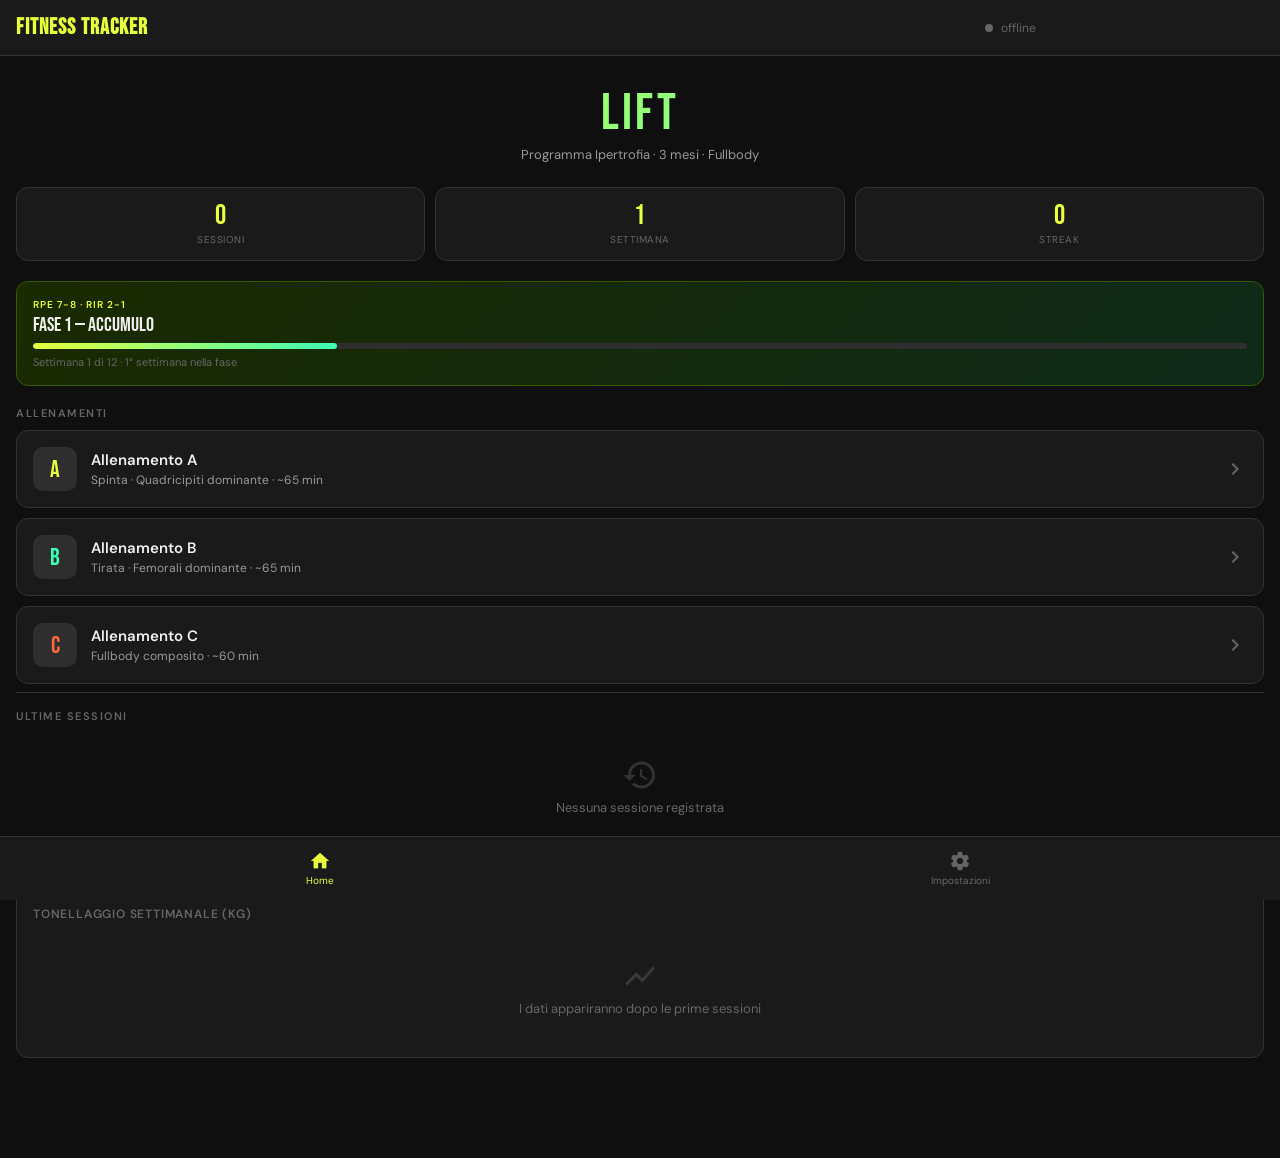
<file: fitness-tracker.html>
<!DOCTYPE html>
<html lang="it">
<head>
<meta charset="UTF-8">
<meta name="viewport" content="width=device-width, initial-scale=1.0">
<title>Fitness Tracker</title>
<link href="https://fonts.googleapis.com/css2?family=Bebas+Neue&family=DM+Sans:wght@300;400;500;600&display=swap" rel="stylesheet">
<link href="https://fonts.googleapis.com/icon?family=Material+Icons" rel="stylesheet">
<style>
  :root {
    --bg: #0f0f0f;
    --surface: #1a1a1a;
    --surface2: #242424;
    --surface3: #2e2e2e;
    --border: #333;
    --accent: #e8ff3c;
    --accent2: #3cffb4;
    --accent3: #ff6b3c;
    --text: #f0f0f0;
    --text2: #999;
    --text3: #666;
    --red: #ff4444;
    --green: #44ff88;
    --radius: 12px;
    --radius-sm: 8px;
  }
  * { box-sizing: border-box; margin: 0; padding: 0; }
  body {
    background: var(--bg);
    color: var(--text);
    font-family: 'DM Sans', sans-serif;
    min-height: 100vh;
    font-size: 15px;
    -webkit-font-smoothing: antialiased;
  }

  /* ── HEADER ── */
  .header {
    background: var(--surface);
    border-bottom: 1px solid var(--border);
    padding: 0 16px;
    display: flex;
    align-items: center;
    height: 56px;
    position: sticky;
    top: 0;
    z-index: 100;
    gap: 12px;
  }
  .header-back {
    background: none; border: none; color: var(--text); cursor: pointer;
    display: flex; align-items: center; padding: 4px;
    border-radius: 50%; transition: background .2s;
  }
  .header-back:hover { background: var(--surface3); }
  .header h1 {
    font-family: 'Bebas Neue', sans-serif;
    font-size: 22px;
    letter-spacing: 1px;
    color: var(--accent);
    flex: 1;
  }
  .header-actions { display: flex; gap: 8px; }
  .btn-icon {
    background: none; border: none; color: var(--text2); cursor: pointer;
    display: flex; align-items: center; padding: 6px;
    border-radius: 50%; transition: all .2s;
  }
  .btn-icon:hover { background: var(--surface3); color: var(--text); }

  /* ── BOTTOM NAV ── */
  .bottom-nav {
    position: fixed; bottom: 0; left: 0; right: 0;
    background: var(--surface);
    border-top: 1px solid var(--border);
    display: flex;
    z-index: 100;
    height: 64px;
  }
  .nav-item {
    flex: 1; display: flex; flex-direction: column;
    align-items: center; justify-content: center;
    gap: 2px; cursor: pointer; border: none; background: none;
    color: var(--text3); font-size: 10px; font-family: 'DM Sans', sans-serif;
    transition: color .2s;
  }
  .nav-item.active { color: var(--accent); }
  .nav-item .material-icons { font-size: 22px; }

  /* ── VIEWS ── */
  .view { display: none; padding-bottom: 80px; }
  .view.active { display: block; }

  /* ── DASHBOARD ── */
  .dashboard-hero {
    padding: 32px 16px 24px;
    text-align: center;
  }
  .dashboard-hero .logo {
    font-family: 'Bebas Neue', sans-serif;
    font-size: 52px;
    letter-spacing: 3px;
    line-height: 1;
    background: linear-gradient(135deg, var(--accent), var(--accent2));
    -webkit-background-clip: text;
    -webkit-text-fill-color: transparent;
    background-clip: text;
  }
  .dashboard-hero p {
    color: var(--text2); font-size: 13px; margin-top: 6px;
  }

  .stats-row {
    display: grid;
    grid-template-columns: repeat(3, 1fr);
    gap: 10px;
    padding: 0 16px 20px;
  }
  .stat-card {
    background: var(--surface);
    border: 1px solid var(--border);
    border-radius: var(--radius);
    padding: 14px 12px;
    text-align: center;
  }
  .stat-card .val {
    font-family: 'Bebas Neue', sans-serif;
    font-size: 28px;
    color: var(--accent);
    line-height: 1;
  }
  .stat-card .lbl {
    font-size: 10px;
    color: var(--text3);
    margin-top: 3px;
    text-transform: uppercase;
    letter-spacing: .5px;
  }

  /* Phase banner */
  .phase-banner {
    margin: 0 16px 20px;
    background: linear-gradient(135deg, #1a2a00, #0f2a1a);
    border: 1px solid #3a5a00;
    border-radius: var(--radius);
    padding: 16px;
  }
  .phase-banner .phase-label {
    font-size: 10px;
    color: var(--accent);
    text-transform: uppercase;
    letter-spacing: 1px;
    font-weight: 600;
  }
  .phase-banner .phase-name {
    font-family: 'Bebas Neue', sans-serif;
    font-size: 20px;
    margin: 2px 0 6px;
    color: var(--text);
  }
  .phase-progress-bar {
    height: 6px;
    background: var(--surface3);
    border-radius: 3px;
    overflow: hidden;
  }
  .phase-progress-fill {
    height: 100%;
    background: linear-gradient(90deg, var(--accent), var(--accent2));
    border-radius: 3px;
    transition: width .5s ease;
  }
  .phase-weeks {
    font-size: 11px;
    color: var(--text3);
    margin-top: 6px;
  }

  /* Section title */
  .section-title {
    padding: 0 16px 10px;
    font-size: 11px;
    text-transform: uppercase;
    letter-spacing: 1.5px;
    color: var(--text3);
    font-weight: 600;
  }

  /* Workout cards on dashboard */
  .workout-cards {
    padding: 0 16px;
    display: flex;
    flex-direction: column;
    gap: 10px;
  }
  .workout-card {
    background: var(--surface);
    border: 1px solid var(--border);
    border-radius: var(--radius);
    padding: 16px;
    display: flex;
    align-items: center;
    gap: 14px;
    cursor: pointer;
    transition: border-color .2s, background .2s;
    text-decoration: none;
    color: inherit;
  }
  .workout-card:hover { border-color: var(--accent); background: var(--surface2); }
  .workout-card .letter {
    width: 44px; height: 44px;
    background: var(--surface3);
    border-radius: 10px;
    display: flex; align-items: center; justify-content: center;
    font-family: 'Bebas Neue', sans-serif;
    font-size: 24px;
    color: var(--accent);
    flex-shrink: 0;
  }
  .workout-card.b .letter { color: var(--accent2); }
  .workout-card.c .letter { color: var(--accent3); }
  .workout-card .info { flex: 1; }
  .workout-card .info .wname {
    font-weight: 600; font-size: 15px;
  }
  .workout-card .info .wmeta {
    font-size: 12px; color: var(--text2); margin-top: 2px;
  }
  .workout-card .arrow { color: var(--text3); }

  /* Recent sessions */
  .sessions-list {
    padding: 0 16px;
    display: flex;
    flex-direction: column;
    gap: 8px;
  }
  .session-item {
    background: var(--surface);
    border: 1px solid var(--border);
    border-radius: var(--radius-sm);
    padding: 12px 14px;
    display: flex;
    justify-content: space-between;
    align-items: center;
  }
  .session-item .si-left .si-date { font-size: 12px; color: var(--text3); }
  .session-item .si-left .si-name { font-weight: 500; margin-top: 1px; }
  .session-item .si-right { text-align: right; }
  .session-item .si-right .si-rpe {
    font-family: 'Bebas Neue', sans-serif;
    font-size: 20px;
    line-height: 1;
  }
  .session-item .si-right .si-rpe-lbl { font-size: 10px; color: var(--text3); }

  /* ── ALLENAMENTO VIEW ── */
  .workout-view-header {
    padding: 20px 16px 16px;
    display: flex;
    align-items: center;
    gap: 14px;
  }
  .workout-view-header .wv-letter {
    width: 52px; height: 52px;
    border-radius: 12px;
    display: flex; align-items: center; justify-content: center;
    font-family: 'Bebas Neue', sans-serif;
    font-size: 30px;
    background: var(--surface2);
    flex-shrink: 0;
  }
  .workout-view-header .wv-info .wv-name {
    font-family: 'Bebas Neue', sans-serif;
    font-size: 24px;
    letter-spacing: .5px;
  }
  .workout-view-header .wv-info .wv-meta {
    font-size: 12px;
    color: var(--text2);
    margin-top: 2px;
  }

  .week-selector {
    padding: 0 16px 16px;
    display: flex;
    gap: 8px;
    overflow-x: auto;
    scrollbar-width: none;
  }
  .week-selector::-webkit-scrollbar { display: none; }
  .week-btn {
    flex-shrink: 0;
    background: var(--surface);
    border: 1px solid var(--border);
    border-radius: 20px;
    padding: 6px 14px;
    font-size: 12px;
    color: var(--text2);
    cursor: pointer;
    font-family: 'DM Sans', sans-serif;
    transition: all .2s;
    white-space: nowrap;
  }
  .week-btn.active {
    background: var(--accent);
    border-color: var(--accent);
    color: #000;
    font-weight: 600;
  }
  .week-btn.deload { border-color: #ff6b3c44; color: var(--accent3); }
  .week-btn.deload.active { background: var(--accent3); border-color: var(--accent3); color: #000; }

  /* Exercise table */
  .exercise-table-wrap {
    padding: 0 16px;
    overflow-x: auto;
  }
  .exercise-table {
    width: 100%;
    border-collapse: collapse;
    min-width: 340px;
  }
  .exercise-table thead th {
    background: var(--surface2);
    padding: 10px 10px;
    font-size: 10px;
    font-weight: 600;
    text-transform: uppercase;
    letter-spacing: .8px;
    color: var(--text3);
    text-align: left;
    border-bottom: 1px solid var(--border);
    white-space: nowrap;
  }
  .exercise-table tbody tr {
    border-bottom: 1px solid var(--border);
    transition: background .15s;
  }
  .exercise-table tbody tr:hover { background: var(--surface2); }
  .exercise-table tbody td {
    padding: 12px 10px;
    vertical-align: middle;
    font-size: 13px;
  }
  .ex-name { font-weight: 500; }
  .ex-muscle { font-size: 11px; color: var(--text3); margin-top: 2px; }
  .ex-warmup {
    display: inline-block;
    font-size: 10px;
    background: #ff6b3c22;
    color: var(--accent3);
    border-radius: 4px;
    padding: 1px 5px;
    margin-top: 3px;
  }
  .ex-method {
    display: inline-block;
    font-size: 10px;
    background: var(--surface3);
    color: var(--text2);
    border-radius: 4px;
    padding: 2px 6px;
    white-space: nowrap;
  }
  .ex-method.cedimento { background: #ff444422; color: #ff8888; }
  .ex-method.buffer { background: #3cffb422; color: var(--accent2); }
  .ex-method.superserie { background: #e8ff3c22; color: var(--accent); }

  /* Log inputs */
  .log-set {
    display: flex;
    gap: 5px;
    margin-bottom: 4px;
    align-items: center;
  }
  .log-input {
    width: 44px;
    background: var(--surface3);
    border: 1px solid var(--border);
    border-radius: 6px;
    color: var(--text);
    font-size: 13px;
    padding: 5px 6px;
    text-align: center;
    font-family: 'DM Sans', sans-serif;
    transition: border-color .2s;
    -webkit-appearance: none;
  }
  .log-input:focus { outline: none; border-color: var(--accent); }
  .log-input.kg { width: 52px; }
  .log-label { font-size: 9px; color: var(--text3); text-align: center; display: block; margin-top: 1px; }
  .log-set-num {
    font-size: 10px;
    color: var(--text3);
    width: 16px;
    text-align: center;
    flex-shrink: 0;
  }
  .set-done { color: var(--green) !important; }

  /* Session footer */
  .session-footer {
    padding: 20px 16px;
  }
  .session-footer label {
    display: block;
    font-size: 11px;
    color: var(--text3);
    text-transform: uppercase;
    letter-spacing: .8px;
    margin-bottom: 8px;
    font-weight: 600;
  }
  .fatigue-row {
    display: flex;
    gap: 8px;
    margin-bottom: 14px;
    flex-wrap: wrap;
  }
  .fatigue-btn {
    flex: 1; min-width: 50px;
    background: var(--surface);
    border: 1px solid var(--border);
    border-radius: var(--radius-sm);
    color: var(--text2);
    padding: 10px 8px;
    cursor: pointer;
    font-family: 'DM Sans', sans-serif;
    font-size: 12px;
    text-align: center;
    transition: all .2s;
  }
  .fatigue-btn.selected {
    border-color: var(--accent);
    background: #e8ff3c22;
    color: var(--accent);
    font-weight: 600;
  }
  .fatigue-btn .f-emoji { font-size: 18px; display: block; margin-bottom: 2px; }
  .session-notes {
    width: 100%;
    background: var(--surface);
    border: 1px solid var(--border);
    border-radius: var(--radius-sm);
    color: var(--text);
    font-family: 'DM Sans', sans-serif;
    font-size: 13px;
    padding: 10px 12px;
    resize: vertical;
    min-height: 70px;
    margin-bottom: 14px;
    transition: border-color .2s;
  }
  .session-notes:focus { outline: none; border-color: var(--accent); }

  .btn-primary {
    display: flex; align-items: center; justify-content: center; gap: 8px;
    width: 100%;
    background: var(--accent);
    color: #000;
    border: none;
    border-radius: var(--radius);
    padding: 14px;
    font-family: 'DM Sans', sans-serif;
    font-size: 15px;
    font-weight: 700;
    cursor: pointer;
    transition: opacity .2s;
    letter-spacing: .3px;
  }
  .btn-primary:hover { opacity: .85; }
  .btn-primary .material-icons { font-size: 20px; }

  .btn-secondary {
    display: flex; align-items: center; justify-content: center; gap: 8px;
    width: 100%;
    background: transparent;
    color: var(--text2);
    border: 1px solid var(--border);
    border-radius: var(--radius);
    padding: 12px;
    font-family: 'DM Sans', sans-serif;
    font-size: 14px;
    cursor: pointer;
    transition: all .2s;
    margin-top: 10px;
  }
  .btn-secondary:hover { border-color: var(--text2); color: var(--text); }

  /* ── SETTINGS / JSONBIN ── */
  .settings-section {
    padding: 20px 16px;
  }
  .settings-section h2 {
    font-family: 'Bebas Neue', sans-serif;
    font-size: 22px;
    color: var(--accent);
    margin-bottom: 4px;
  }
  .settings-section p {
    font-size: 12px;
    color: var(--text2);
    margin-bottom: 18px;
    line-height: 1.6;
  }
  .settings-field { margin-bottom: 14px; }
  .settings-field label {
    display: block;
    font-size: 11px;
    color: var(--text3);
    text-transform: uppercase;
    letter-spacing: .8px;
    margin-bottom: 6px;
    font-weight: 600;
  }
  .settings-input {
    width: 100%;
    background: var(--surface);
    border: 1px solid var(--border);
    border-radius: var(--radius-sm);
    color: var(--text);
    font-family: 'DM Sans', sans-serif;
    font-size: 13px;
    padding: 10px 12px;
    transition: border-color .2s;
  }
  .settings-input:focus { outline: none; border-color: var(--accent); }

  .toast {
    position: fixed;
    bottom: 80px;
    left: 50%;
    transform: translateX(-50%) translateY(20px);
    background: var(--surface3);
    border: 1px solid var(--border);
    border-radius: 20px;
    padding: 10px 20px;
    font-size: 13px;
    color: var(--text);
    opacity: 0;
    transition: all .3s;
    z-index: 200;
    white-space: nowrap;
    pointer-events: none;
  }
  .toast.show { opacity: 1; transform: translateX(-50%) translateY(0); }
  .toast.success { border-color: var(--accent2); color: var(--accent2); }
  .toast.error { border-color: var(--red); color: var(--red); }

  /* Badge */
  .badge {
    display: inline-block;
    padding: 2px 8px;
    border-radius: 10px;
    font-size: 10px;
    font-weight: 600;
  }
  .badge-accent { background: #e8ff3c22; color: var(--accent); }
  .badge-green { background: #44ff8822; color: var(--green); }
  .badge-red { background: #ff444422; color: var(--red); }

  /* Progress chart placeholder */
  .progress-section { padding: 0 16px 20px; }
  .progress-card {
    background: var(--surface);
    border: 1px solid var(--border);
    border-radius: var(--radius);
    padding: 16px;
  }
  .progress-card .pc-title {
    font-size: 12px; color: var(--text3); margin-bottom: 12px;
    text-transform: uppercase; letter-spacing: .8px; font-weight: 600;
  }
  .prog-empty {
    text-align: center;
    padding: 24px;
    color: var(--text3);
    font-size: 13px;
  }
  .prog-empty .material-icons { font-size: 36px; display: block; margin-bottom: 6px; opacity: .4; }

  /* Divider */
  .divider { height: 1px; background: var(--border); margin: 0 16px 16px; }

  .chip {
    display: inline-flex; align-items: center; gap: 4px;
    background: var(--surface2);
    border: 1px solid var(--border);
    border-radius: 12px;
    padding: 3px 10px;
    font-size: 11px;
    color: var(--text2);
    white-space: nowrap;
  }
  .chip .material-icons { font-size: 13px; }

  /* table scroll hint on mobile */
  @media (max-width: 480px) {
    .exercise-table-wrap::after {
      content: '';
      display: block;
      height: 1px;
    }
  }

  /* Ripple */
  .ripple { position: relative; overflow: hidden; }
  .ripple::after {
    content: '';
    position: absolute;
    inset: 0;
    background: radial-gradient(circle, rgba(255,255,255,.12) 0%, transparent 70%);
    opacity: 0;
    transition: opacity .4s;
  }
  .ripple:active::after { opacity: 1; }

  .inline-flex { display: flex; align-items: center; gap: 6px; }
  .mt-8 { margin-top: 8px; }
  .mb-16 { margin-bottom: 16px; }
  .px-16 { padding: 0 16px; }
  .color-accent { color: var(--accent); }
  .color-accent2 { color: var(--accent2); }
  .color-accent3 { color: var(--accent3); }

  /* Sync status */
  .sync-row {
    display: flex; align-items: center; gap: 8px;
    padding: 10px 16px;
    font-size: 12px;
    color: var(--text3);
  }
  .sync-dot {
    width: 8px; height: 8px; border-radius: 50%;
    background: var(--text3);
    flex-shrink: 0;
  }
  .sync-dot.ok { background: var(--green); }
  .sync-dot.error { background: var(--red); }

</style>
</head>
<body>

<!-- HEADER -->
<div class="header" id="mainHeader">
  <button class="header-back" id="backBtn" style="display:none" onclick="goBack()">
    <span class="material-icons">arrow_back</span>
  </button>
  <h1 id="headerTitle">FITNESS TRACKER</h1>
  <div class="header-actions">
    <div class="sync-row" id="syncStatus">
      <div class="sync-dot" id="syncDot"></div>
      <span id="syncText">offline</span>
    </div>
    <button class="btn-icon" onclick="exportJSON()" title="Esporta JSON">
      <span class="material-icons">download</span>
    </button>
  </div>
</div>

<!-- VIEWS -->
<div id="viewDashboard" class="view active">
  <div class="dashboard-hero">
    <div class="logo">LIFT</div>
    <p>Programma Ipertrofia · 3 mesi · Fullbody</p>
  </div>

  <div class="stats-row" id="statsRow">
    <div class="stat-card">
      <div class="val" id="statTotal">0</div>
      <div class="lbl">Sessioni</div>
    </div>
    <div class="stat-card">
      <div class="val" id="statWeek">1</div>
      <div class="lbl">Settimana</div>
    </div>
    <div class="stat-card">
      <div class="val" id="statStreak">0</div>
      <div class="lbl">Streak</div>
    </div>
  </div>

  <div class="phase-banner" id="phaseBanner">
    <div class="phase-label" id="phaseLabel">Fase</div>
    <div class="phase-name" id="phaseName">—</div>
    <div class="phase-progress-bar">
      <div class="phase-progress-fill" id="phaseProgress" style="width:0%"></div>
    </div>
    <div class="phase-weeks" id="phaseWeeks">Settimana — di —</div>
  </div>

  <div class="section-title">Allenamenti</div>
  <div class="workout-cards">
    <div class="workout-card ripple a" onclick="openWorkout('A')">
      <div class="letter">A</div>
      <div class="info">
        <div class="wname">Allenamento A</div>
        <div class="wmeta">Spinta · Quadricipiti dominante · ~65 min</div>
      </div>
      <span class="material-icons arrow">chevron_right</span>
    </div>
    <div class="workout-card ripple b" onclick="openWorkout('B')">
      <div class="letter" style="color:var(--accent2)">B</div>
      <div class="info">
        <div class="wname">Allenamento B</div>
        <div class="wmeta">Tirata · Femorali dominante · ~65 min</div>
      </div>
      <span class="material-icons arrow">chevron_right</span>
    </div>
    <div class="workout-card ripple c" onclick="openWorkout('C')">
      <div class="letter" style="color:var(--accent3)">C</div>
      <div class="info">
        <div class="wname">Allenamento C</div>
        <div class="wmeta">Fullbody composito · ~60 min</div>
      </div>
      <span class="material-icons arrow">chevron_right</span>
    </div>
  </div>

  <div class="divider mt-8"></div>
  <div class="section-title">Ultime sessioni</div>
  <div class="sessions-list" id="recentSessions">
    <div class="prog-empty">
      <span class="material-icons">history</span>
      Nessuna sessione registrata
    </div>
  </div>

  <div class="divider mt-8"></div>
  <div class="section-title">Progressi volume</div>
  <div class="progress-section">
    <div class="progress-card">
      <div class="pc-title">Tonellaggio settimanale (KG)</div>
      <div id="progressChart">
        <div class="prog-empty">
          <span class="material-icons">show_chart</span>
          I dati appariranno dopo le prime sessioni
        </div>
      </div>
    </div>
  </div>
</div>

<!-- WORKOUT VIEW -->
<div id="viewWorkout" class="view">
  <div class="workout-view-header">
    <div class="wv-letter" id="wvLetter">A</div>
    <div class="wv-info">
      <div class="wv-name" id="wvName">Allenamento A</div>
      <div class="wv-meta" id="wvMeta">Spinta · Quadricipiti dominante</div>
    </div>
  </div>

  <div class="px-16 mb-16">
    <div class="inline-flex" style="flex-wrap:wrap;gap:6px">
      <span class="chip"><span class="material-icons">calendar_today</span><span id="wvDate">—</span></span>
      <span class="chip" id="wvWeekChip">Settimana 1</span>
      <span class="chip" id="wvPhaseChip">Accumulo</span>
    </div>
  </div>

  <div class="week-selector" id="weekSelector"></div>

  <div class="exercise-table-wrap">
    <table class="exercise-table">
      <thead>
        <tr>
          <th style="min-width:130px">Esercizio</th>
          <th>Serie / Rep</th>
          <th>Recupero</th>
          <th>Metodo</th>
          <th style="min-width:220px">Log set</th>
        </tr>
      </thead>
      <tbody id="exerciseBody"></tbody>
    </table>
  </div>

  <div class="session-footer">
    <label>Come ti senti al termine?</label>
    <div class="fatigue-row">
      <button class="fatigue-btn ripple" onclick="setFatigue(1)">
        <span class="f-emoji">😤</span>Fresco
      </button>
      <button class="fatigue-btn ripple" onclick="setFatigue(2)">
        <span class="f-emoji">🙂</span>Buono
      </button>
      <button class="fatigue-btn ripple" onclick="setFatigue(3)">
        <span class="f-emoji">😮‍💨</span>Stanco
      </button>
      <button class="fatigue-btn ripple" onclick="setFatigue(4)">
        <span class="f-emoji">😵</span>Esausto
      </button>
    </div>

    <label>Note sessione</label>
    <textarea class="session-notes" id="sessionNotes" placeholder="Condizioni, sensazioni, variazioni peso corporeo..."></textarea>

    <button class="btn-primary ripple" onclick="saveSession()">
      <span class="material-icons">save</span>
      Salva Sessione
    </button>
    <button class="btn-secondary ripple" onclick="goBack()">
      <span class="material-icons">close</span>
      Annulla
    </button>
  </div>
</div>

<!-- SETTINGS VIEW -->
<div id="viewSettings" class="view">
  <div class="settings-section">
    <h2>Impostazioni</h2>
    <p>Collega JSONBin per sincronizzare i tuoi allenamenti su qualsiasi device.</p>

    <div class="settings-field">
      <label>JSONBin API Key</label>
      <input type="password" class="settings-input" id="jsonbinKey" placeholder="$2b$10$..." />
    </div>
    <div class="settings-field">
      <label>Bin ID (lascia vuoto per crearne uno nuovo)</label>
      <input type="text" class="settings-input" id="jsonbinBin" placeholder="64abc123..." />
    </div>

    <button class="btn-primary ripple mt-8" onclick="saveSettings()">
      <span class="material-icons">cloud_sync</span>
      Salva e testa connessione
    </button>

    <div style="margin-top:24px">
      <div class="settings-section" style="padding:0">
        <h2>Settimana corrente</h2>
        <p>Imposta manualmente la settimana del programma.</p>
      </div>
      <div class="settings-field">
        <label>Settimana (1–12)</label>
        <input type="number" class="settings-input" id="currentWeekInput" min="1" max="12" value="1" />
      </div>
      <button class="btn-primary ripple" onclick="setCurrentWeek()">
        <span class="material-icons">update</span>
        Aggiorna settimana
      </button>
    </div>

    <div style="margin-top:24px">
      <div class="settings-section" style="padding:0">
        <h2>Dati</h2>
        <p>Esporta tutti i log in JSON per analisi.</p>
      </div>
      <button class="btn-primary ripple" onclick="exportJSON()">
        <span class="material-icons">download</span>
        Esporta JSON completo
      </button>
      <button class="btn-secondary ripple" onclick="importJSON()">
        <span class="material-icons">upload</span>
        Importa JSON
      </button>
      <input type="file" id="importFile" accept=".json" style="display:none" onchange="handleImport(event)">
    </div>

    <div style="margin-top:24px; padding-top:16px; border-top:1px solid var(--border)">
      <div class="settings-field" style="margin-bottom:0">
        <div style="font-size:11px;color:var(--text3);text-transform:uppercase;letter-spacing:.8px;font-weight:600;margin-bottom:8px">Istruzioni GitHub Pages</div>
        <div style="background:var(--surface);border:1px solid var(--border);border-radius:var(--radius-sm);padding:14px;font-size:12px;color:var(--text2);line-height:1.8">
          1. Crea repo <strong style="color:var(--text)">fitness-tracker</strong> su GitHub<br>
          2. Carica questo file come <strong style="color:var(--text)">index.html</strong><br>
          3. Settings → Pages → Branch: main → Save<br>
          4. Accedi da: <strong style="color:var(--accent)">username.github.io/fitness-tracker</strong><br>
          5. Configura JSONBin per sync multi-device
        </div>
      </div>
    </div>
  </div>
</div>

<!-- BOTTOM NAV -->
<div class="bottom-nav" id="bottomNav">
  <button class="nav-item active" onclick="navigate('dashboard')" id="nav-dashboard">
    <span class="material-icons">home</span>
    <span>Home</span>
  </button>
  <button class="nav-item" onclick="navigate('settings')" id="nav-settings">
    <span class="material-icons">settings</span>
    <span>Impostazioni</span>
  </button>
</div>

<!-- TOAST -->
<div class="toast" id="toast"></div>

<script>
// ═══════════════════════════════════════════════
// PROGRAM DATA — Evidence-based, 3 months
// Doppia progressione: prima reps nel range, poi carico
// RIR: 2-1-0 progressivo per serie (Schoenfeld / Robinson 2024)
// Volume: 10-16 set/muscolo/settimana scalabile per fase
// ═══════════════════════════════════════════════

const PHASES = [
  { name: "Accumulo", label: "Fase 1 — Accumulo", weeks: [1,2,3,4], rpe: "RPE 7-8", rirNote: "RIR 2-1", color: "#e8ff3c" },
  { name: "Intensificazione", label: "Fase 2 — Intensificazione", weeks: [5,6,7,8], rpe: "RPE 8-9", rirNote: "RIR 1-0", color: "#3cffb4" },
  { name: "Deload", label: "Deload", weeks: [9], rpe: "RPE 5-6", rirNote: "RIR 3-4", color: "#ff6b3c" },
  { name: "Peak Estivo", label: "Fase 3 — Peak Estivo", weeks: [10,11,12], rpe: "RPE 8-9", rirNote: "RIR 1-0", color: "#ff6b3c" },
];

function getPhaseForWeek(w) {
  return PHASES.find(p => p.weeks.includes(w)) || PHASES[0];
}

// Serie/rep per fase
function getSchemeForWeek(w) {
  if (w <= 4) return { sets: 3, repRange: "8-12", rest: "90s", note: "Accumulo" };
  if (w <= 8) return { sets: 4, repRange: "6-10", rest: "120s", note: "Intensificazione" };
  if (w === 9) return { sets: 2, repRange: "12-15", rest: "60s", note: "Deload — carico -30%" };
  return { sets: 4, repRange: "6-8", rest: "120s", note: "Peak" };
}

const WORKOUTS = {
  A: {
    name: "Allenamento A",
    meta: "Spinta · Quadricipiti dominante",
    duration: "~65 min",
    color: "#e8ff3c",
    exercises: [
      { id:"A1", name:"Squat con Bilanciere", muscle:"Quadricipiti / Glutei / Core", warmup:true, method:"buffer", methodLabel:"Buffer RIR", sets:4, repRange:"6-10" },
      { id:"A2", name:"Panca Piana Bilanciere", muscle:"Petto / Tricipiti / Deltoidi ant.", warmup:true, method:"buffer", methodLabel:"Buffer RIR" },
      { id:"A3", name:"Military Press Manubri", muscle:"Deltoidi / Tricipiti", warmup:false, method:"buffer", methodLabel:"Buffer RIR" },
      { id:"A4", name:"Leg Extension", muscle:"Quadricipiti (isolamento)", warmup:false, method:"cedimento", methodLabel:"Cedimento" },
      { id:"A5", name:"Croci Cavi (basso→alto)", muscle:"Petto medio-alto", warmup:false, method:"cedimento", methodLabel:"Cedimento" },
      { id:"A6", name:"Alzate Laterali Cavi", muscle:"Deltoidi laterali", warmup:false, method:"cedimento", methodLabel:"Cedimento" },
    ]
  },
  B: {
    name: "Allenamento B",
    meta: "Tirata · Femorali dominante",
    duration: "~65 min",
    color: "#3cffb4",
    exercises: [
      { id:"B1", name:"Stacco Rumeno Bilanciere", muscle:"Femorali / Glutei / Erettori", warmup:true, method:"buffer", methodLabel:"Buffer RIR" },
      { id:"B2", name:"Trazioni / Lat Machine", muscle:"Dorsali / Bicipiti", warmup:true, method:"buffer", methodLabel:"Buffer RIR" },
      { id:"B3", name:"Rematore Bilanciere (presa prona)", muscle:"Dorsali / Romboidi / Bicipiti", warmup:false, method:"buffer", methodLabel:"Buffer RIR" },
      { id:"B4", name:"Leg Curl Sdraiato", muscle:"Femorali (isolamento)", warmup:false, method:"cedimento", methodLabel:"Cedimento" },
      { id:"B5", name:"Curl Bilanciere / Manubri", muscle:"Bicipiti", warmup:false, method:"cedimento", methodLabel:"Cedimento" },
      { id:"B6", name:"Facepull Cavi (corda)", muscle:"Deltoidi post. / Trapezi / Rotatori", warmup:false, method:"buffer", methodLabel:"Buffer RIR", note:"Posturale — non skippare" },
    ]
  },
  C: {
    name: "Allenamento C",
    meta: "Fullbody composito",
    duration: "~60 min",
    color: "#ff6b3c",
    exercises: [
      { id:"C1", name:"Leg Press", muscle:"Quadricipiti / Glutei (variante squat)", warmup:true, method:"cedimento", methodLabel:"Cedimento" },
      { id:"C2", name:"Panca Inclinata Manubri (30°)", muscle:"Petto alto / Deltoidi ant.", warmup:false, method:"buffer", methodLabel:"Buffer RIR" },
      { id:"C3", name:"Pullover Cavi (straight-arm)", muscle:"Dorsali / Serrато / Core", warmup:false, method:"superserie", methodLabel:"Superserie" },
      { id:"C4", name:"Shoulder Press Macchina", muscle:"Deltoidi / Trapezi", warmup:false, method:"superserie", methodLabel:"Superserie", superNote:"Con C3" },
      { id:"C5", name:"Pushdown Tricipiti Cavi (corda)", muscle:"Tricipiti (isolamento)", warmup:false, method:"cedimento", methodLabel:"Cedimento" },
      { id:"C6", name:"Hammer Curl Manubri", muscle:"Bicipiti / Brachiale", warmup:false, method:"cedimento", methodLabel:"Cedimento" },
    ]
  }
};

// ═══════════════════════════════════════════════
// STATE
// ═══════════════════════════════════════════════
let state = {
  currentWeek: 1,
  sessions: [],
  settings: { jsonbinKey: "", jsonbinBin: "" }
};

let currentWorkout = null;
let currentFatigue = 0;
let currentView = 'dashboard';
let viewStack = [];

function loadState() {
  try {
    const s = localStorage.getItem('fitnessTracker_v2');
    if (s) state = JSON.parse(s);
  } catch(e) {}
}

function saveState() {
  localStorage.setItem('fitnessTracker_v2', JSON.stringify(state));
  syncToJSONBin();
}

// ═══════════════════════════════════════════════
// NAVIGATION
// ═══════════════════════════════════════════════
function navigate(view) {
  document.querySelectorAll('.view').forEach(v => v.classList.remove('active'));
  document.querySelectorAll('.nav-item').forEach(n => n.classList.remove('active'));
  document.getElementById('viewDashboard').style.display = '';
  document.getElementById('bottomNav').style.display = '';
  document.getElementById('backBtn').style.display = 'none';

  if (view === 'dashboard') {
    document.getElementById('viewDashboard').classList.add('active');
    document.getElementById('nav-dashboard').classList.add('active');
    document.getElementById('headerTitle').textContent = 'FITNESS TRACKER';
    currentView = 'dashboard';
    renderDashboard();
  } else if (view === 'settings') {
    document.getElementById('viewSettings').classList.add('active');
    document.getElementById('nav-settings').classList.add('active');
    document.getElementById('headerTitle').textContent = 'IMPOSTAZIONI';
    currentView = 'settings';
    loadSettingsUI();
  }
  viewStack = [view];
}

function openWorkout(letter) {
  currentWorkout = letter;
  currentFatigue = 0;
  document.querySelectorAll('.view').forEach(v => v.classList.remove('active'));
  document.getElementById('viewWorkout').classList.add('active');
  document.getElementById('bottomNav').style.display = 'none';
  document.getElementById('backBtn').style.display = 'flex';
  document.getElementById('headerTitle').textContent = `ALLENAMENTO ${letter}`;
  currentView = 'workout';
  renderWorkoutView(letter);
}

function goBack() {
  navigate('dashboard');
}

// ═══════════════════════════════════════════════
// DASHBOARD
// ═══════════════════════════════════════════════
function renderDashboard() {
  const w = state.currentWeek;
  const phase = getPhaseForWeek(w);
  const totalWeeksInPhase = phase.weeks.length;
  const weekIndexInPhase = phase.weeks.indexOf(w) + 1;
  const progress = (weekIndexInPhase / totalWeeksInPhase) * 100;

  document.getElementById('phaseLabel').textContent = phase.rpe + ' · ' + phase.rirNote;
  document.getElementById('phaseName').textContent = phase.label;
  document.getElementById('phaseProgress').style.width = progress + '%';
  document.getElementById('phaseWeeks').textContent = `Settimana ${w} di 12 · ${weekIndexInPhase}° settimana nella fase`;

  document.getElementById('statTotal').textContent = state.sessions.length;
  document.getElementById('statWeek').textContent = w;

  // streak
  const streak = calcStreak();
  document.getElementById('statStreak').textContent = streak;

  // recent sessions
  const container = document.getElementById('recentSessions');
  const recent = [...state.sessions].reverse().slice(0, 5);
  if (recent.length === 0) {
    container.innerHTML = '<div class="prog-empty"><span class="material-icons">history</span>Nessuna sessione registrata</div>';
  } else {
    container.innerHTML = recent.map(s => {
      const rpeColors = ['','#44ff88','#e8ff3c','#ff9933','#ff4444'];
      const rpeEmoji = ['','😤','🙂','😮‍💨','😵'];
      return `<div class="session-item">
        <div class="si-left">
          <div class="si-date">${formatDate(s.date)}</div>
          <div class="si-name">Allenamento ${s.workout} · Settimana ${s.week}</div>
        </div>
        <div class="si-right">
          <div class="si-rpe" style="color:${rpeColors[s.fatigue]||'var(--text3)'}">${rpeEmoji[s.fatigue]||'—'}</div>
          <div class="si-rpe-lbl">${['','Fresco','Buono','Stanco','Esausto'][s.fatigue]||'—'}</div>
        </div>
      </div>`;
    }).join('');
  }

  // progress chart (simple bars)
  renderProgressChart();
}

function renderProgressChart() {
  if (state.sessions.length < 2) return;
  const byWeek = {};
  state.sessions.forEach(s => {
    const wk = s.week || 1;
    if (!byWeek[wk]) byWeek[wk] = 0;
    s.exercises && s.exercises.forEach(ex => {
      ex.sets && ex.sets.forEach(set => {
        if (set.kg && set.reps) byWeek[wk] += parseFloat(set.kg) * parseInt(set.reps);
      });
    });
  });
  const weeks = Object.keys(byWeek).sort((a,b)=>a-b);
  if (weeks.length < 2) return;
  const maxVal = Math.max(...Object.values(byWeek));
  const chartHtml = `<div style="display:flex;gap:6px;align-items:flex-end;height:80px;padding-top:8px">
    ${weeks.map(w => {
      const h = Math.round((byWeek[w]/maxVal)*72);
      return `<div style="flex:1;display:flex;flex-direction:column;align-items:center;gap:3px">
        <div style="height:${h}px;background:var(--accent);border-radius:4px 4px 0 0;width:100%;min-height:3px;opacity:.85"></div>
        <div style="font-size:9px;color:var(--text3)">W${w}</div>
      </div>`;
    }).join('')}
  </div>`;
  document.getElementById('progressChart').innerHTML = chartHtml;
}

function calcStreak() {
  if (!state.sessions.length) return 0;
  const sorted = [...state.sessions].sort((a,b) => new Date(b.date)-new Date(a.date));
  let streak = 1;
  for (let i = 1; i < sorted.length; i++) {
    const diff = (new Date(sorted[i-1].date) - new Date(sorted[i].date)) / 86400000;
    if (diff <= 3) streak++;
    else break;
  }
  return streak;
}

// ═══════════════════════════════════════════════
// WORKOUT VIEW
// ═══════════════════════════════════════════════
function renderWorkoutView(letter) {
  const wo = WORKOUTS[letter];
  const scheme = getSchemeForWeek(state.currentWeek);
  const phase = getPhaseForWeek(state.currentWeek);

  // header
  document.getElementById('wvLetter').textContent = letter;
  document.getElementById('wvLetter').style.color = wo.color;
  document.getElementById('wvName').textContent = wo.name;
  document.getElementById('wvMeta').textContent = wo.meta + ' · ' + wo.duration;
  document.getElementById('wvDate').textContent = new Date().toLocaleDateString('it-IT', {weekday:'short',day:'numeric',month:'short'});
  document.getElementById('wvWeekChip').textContent = 'Settimana ' + state.currentWeek;
  document.getElementById('wvPhaseChip').textContent = phase.name;

  // week selector
  const ws = document.getElementById('weekSelector');
  ws.innerHTML = Array.from({length:12},(_,i)=>{
    const wk = i+1;
    const ph = getPhaseForWeek(wk);
    const isDeload = ph.name === 'Deload';
    return `<button class="week-btn ${isDeload?'deload':''} ${wk===state.currentWeek?'active':''}" onclick="changeWeek(${wk})">${isDeload?'⚡ ':''} W${wk}</button>`;
  }).join('');

  // exercises
  const tbody = document.getElementById('exerciseBody');
  tbody.innerHTML = '';

  wo.exercises.forEach(ex => {
    const sets = ex.sets || scheme.sets;
    const repRange = ex.repRange || scheme.repRange;
    const rest = ex.rest || scheme.rest;

    let setsHtml = '';
    for (let s = 1; s <= sets; s++) {
      setsHtml += `<div class="log-set">
        <span class="log-set-num" id="setStatus_${ex.id}_${s}">S${s}</span>
        <div>
          <input type="number" class="log-input kg" id="kg_${ex.id}_${s}" placeholder="kg" min="0" step="0.5" onchange="markSetDone('${ex.id}',${s})">
          <div class="log-label">KG</div>
        </div>
        <div>
          <input type="number" class="log-input" id="reps_${ex.id}_${s}" placeholder="rep" min="0" onchange="markSetDone('${ex.id}',${s})">
          <div class="log-label">REP</div>
        </div>
        <div>
          <input type="number" class="log-input" id="rir_${ex.id}_${s}" placeholder="RIR" min="0" max="5">
          <div class="log-label">RIR</div>
        </div>
      </div>`;
    }

    let methodClass = ex.method || '';
    let warmupBadge = ex.warmup ? '<span class="ex-warmup">🔥 Riscaldamento</span>' : '';
    let superNote = ex.superNote ? `<div style="font-size:10px;color:var(--accent);margin-top:2px">↔ ${ex.superNote}</div>` : '';
    let exNote = ex.note ? `<div style="font-size:10px;color:var(--accent3);margin-top:2px">⚑ ${ex.note}</div>` : '';

    const tr = document.createElement('tr');
    tr.innerHTML = `
      <td>
        <div class="ex-name">${ex.name}</div>
        <div class="ex-muscle">${ex.muscle}</div>
        ${warmupBadge}
        ${superNote}
        ${exNote}
      </td>
      <td style="white-space:nowrap">
        <strong>${sets}</strong> × <strong>${repRange}</strong>
        <div style="font-size:10px;color:var(--text3);margin-top:2px">${scheme.note}</div>
      </td>
      <td style="white-space:nowrap;color:var(--text2)">${rest}</td>
      <td><span class="ex-method ${methodClass}">${ex.methodLabel}</span></td>
      <td>${setsHtml}</td>
    `;
    tbody.appendChild(tr);
  });
}

function changeWeek(w) {
  state.currentWeek = w;
  saveState();
  renderWorkoutView(currentWorkout);
  document.querySelectorAll('.week-btn').forEach((b,i) => {
    b.classList.toggle('active', i+1 === w);
  });
  document.getElementById('wvWeekChip').textContent = 'Settimana ' + w;
  const phase = getPhaseForWeek(w);
  document.getElementById('wvPhaseChip').textContent = phase.name;
}

function markSetDone(exId, setNum) {
  const kg = document.getElementById(`kg_${exId}_${setNum}`)?.value;
  const reps = document.getElementById(`reps_${exId}_${setNum}`)?.value;
  const label = document.getElementById(`setStatus_${exId}_${setNum}`);
  if (kg && reps && label) {
    label.classList.add('set-done');
    label.textContent = '✓' + setNum;
  }
}

function setFatigue(val) {
  currentFatigue = val;
  document.querySelectorAll('.fatigue-btn').forEach((b,i) => {
    b.classList.toggle('selected', i+1 === val);
  });
}

function saveSession() {
  const wo = WORKOUTS[currentWorkout];
  const scheme = getSchemeForWeek(state.currentWeek);
  const exercisesLog = wo.exercises.map(ex => {
    const sets = ex.sets || scheme.sets;
    const setsData = [];
    for (let s = 1; s <= sets; s++) {
      setsData.push({
        set: s,
        kg: document.getElementById(`kg_${ex.id}_${s}`)?.value || null,
        reps: document.getElementById(`reps_${ex.id}_${s}`)?.value || null,
        rir: document.getElementById(`rir_${ex.id}_${s}`)?.value || null,
      });
    }
    return { id: ex.id, name: ex.name, sets: setsData };
  });

  const session = {
    id: Date.now(),
    date: new Date().toISOString(),
    workout: currentWorkout,
    week: state.currentWeek,
    phase: getPhaseForWeek(state.currentWeek).name,
    fatigue: currentFatigue,
    notes: document.getElementById('sessionNotes').value,
    exercises: exercisesLog
  };

  state.sessions.push(session);
  saveState();
  showToast('Sessione salvata! 💪', 'success');
  setTimeout(() => goBack(), 1200);
}

// ═══════════════════════════════════════════════
// SETTINGS
// ═══════════════════════════════════════════════
function loadSettingsUI() {
  document.getElementById('jsonbinKey').value = state.settings.jsonbinKey || '';
  document.getElementById('jsonbinBin').value = state.settings.jsonbinBin || '';
  document.getElementById('currentWeekInput').value = state.currentWeek;
}

function saveSettings() {
  state.settings.jsonbinKey = document.getElementById('jsonbinKey').value.trim();
  state.settings.jsonbinBin = document.getElementById('jsonbinBin').value.trim();
  saveState();
  syncToJSONBin(true);
}

function setCurrentWeek() {
  const val = parseInt(document.getElementById('currentWeekInput').value);
  if (val >= 1 && val <= 12) {
    state.currentWeek = val;
    saveState();
    showToast('Settimana aggiornata a W' + val, 'success');
  } else {
    showToast('Valore non valido (1-12)', 'error');
  }
}

// ═══════════════════════════════════════════════
// JSONBIN SYNC
// ═══════════════════════════════════════════════
async function syncToJSONBin(test = false) {
  const key = state.settings.jsonbinKey;
  if (!key) {
    updateSyncStatus(false, 'offline');
    return;
  }
  try {
    let binId = state.settings.jsonbinBin;
    const payload = { ...state, settings: { jsonbinKey: '', jsonbinBin: binId } };

    if (!binId) {
      // Create new bin
      const res = await fetch('https://api.jsonbin.io/v3/b', {
        method: 'POST',
        headers: {
          'Content-Type': 'application/json',
          'X-Master-Key': key,
          'X-Bin-Name': 'fitness-tracker'
        },
        body: JSON.stringify(payload)
      });
      if (!res.ok) throw new Error('Create failed');
      const data = await res.json();
      binId = data.metadata.id;
      state.settings.jsonbinBin = binId;
      document.getElementById('jsonbinBin').value = binId;
      localStorage.setItem('fitnessTracker_v2', JSON.stringify(state));
    } else {
      const res = await fetch(`https://api.jsonbin.io/v3/b/${binId}`, {
        method: 'PUT',
        headers: {
          'Content-Type': 'application/json',
          'X-Master-Key': key
        },
        body: JSON.stringify(payload)
      });
      if (!res.ok) throw new Error('Update failed');
    }
    updateSyncStatus(true, 'sincronizzato');
    if (test) showToast('Connessione JSONBin OK ✓', 'success');
  } catch(e) {
    updateSyncStatus(false, 'errore sync');
    if (test) showToast('Errore: ' + e.message, 'error');
  }
}

async function loadFromJSONBin() {
  const key = state.settings.jsonbinKey;
  const binId = state.settings.jsonbinBin;
  if (!key || !binId) return;
  try {
    const res = await fetch(`https://api.jsonbin.io/v3/b/${binId}/latest`, {
      headers: { 'X-Master-Key': key }
    });
    if (!res.ok) throw new Error('Load failed');
    const data = await res.json();
    const remote = data.record;
    if (remote.sessions && remote.sessions.length >= state.sessions.length) {
      state.sessions = remote.sessions;
      state.currentWeek = remote.currentWeek || state.currentWeek;
      localStorage.setItem('fitnessTracker_v2', JSON.stringify(state));
      updateSyncStatus(true, 'sincronizzato');
    }
  } catch(e) {
    updateSyncStatus(false, 'errore caricamento');
  }
}

function updateSyncStatus(ok, text) {
  document.getElementById('syncDot').className = 'sync-dot ' + (ok ? 'ok' : 'error');
  document.getElementById('syncText').textContent = text;
}

// ═══════════════════════════════════════════════
// EXPORT / IMPORT
// ═══════════════════════════════════════════════
function exportJSON() {
  const data = JSON.stringify(state, null, 2);
  const blob = new Blob([data], { type: 'application/json' });
  const url = URL.createObjectURL(blob);
  const a = document.createElement('a');
  a.href = url;
  a.download = `fitness-log-settimana${state.currentWeek}-${new Date().toISOString().split('T')[0]}.json`;
  a.click();
  URL.revokeObjectURL(url);
  showToast('JSON esportato!', 'success');
}

function importJSON() {
  document.getElementById('importFile').click();
}

function handleImport(e) {
  const file = e.target.files[0];
  if (!file) return;
  const reader = new FileReader();
  reader.onload = ev => {
    try {
      const data = JSON.parse(ev.target.result);
      if (data.sessions) {
        state.sessions = data.sessions;
        state.currentWeek = data.currentWeek || state.currentWeek;
        saveState();
        showToast('Importazione completata!', 'success');
        renderDashboard();
      }
    } catch {
      showToast('Errore nel file JSON', 'error');
    }
  };
  reader.readAsText(file);
  e.target.value = '';
}

// ═══════════════════════════════════════════════
// UTILS
// ═══════════════════════════════════════════════
function showToast(msg, type = '') {
  const t = document.getElementById('toast');
  t.textContent = msg;
  t.className = 'toast ' + type;
  t.classList.add('show');
  setTimeout(() => t.classList.remove('show'), 2500);
}

function formatDate(iso) {
  return new Date(iso).toLocaleDateString('it-IT', { weekday:'short', day:'numeric', month:'short' });
}

// ═══════════════════════════════════════════════
// INIT
// ═══════════════════════════════════════════════
loadState();
renderDashboard();
if (state.settings.jsonbinKey) loadFromJSONBin();
</script>
</body>
</html>
</file>
